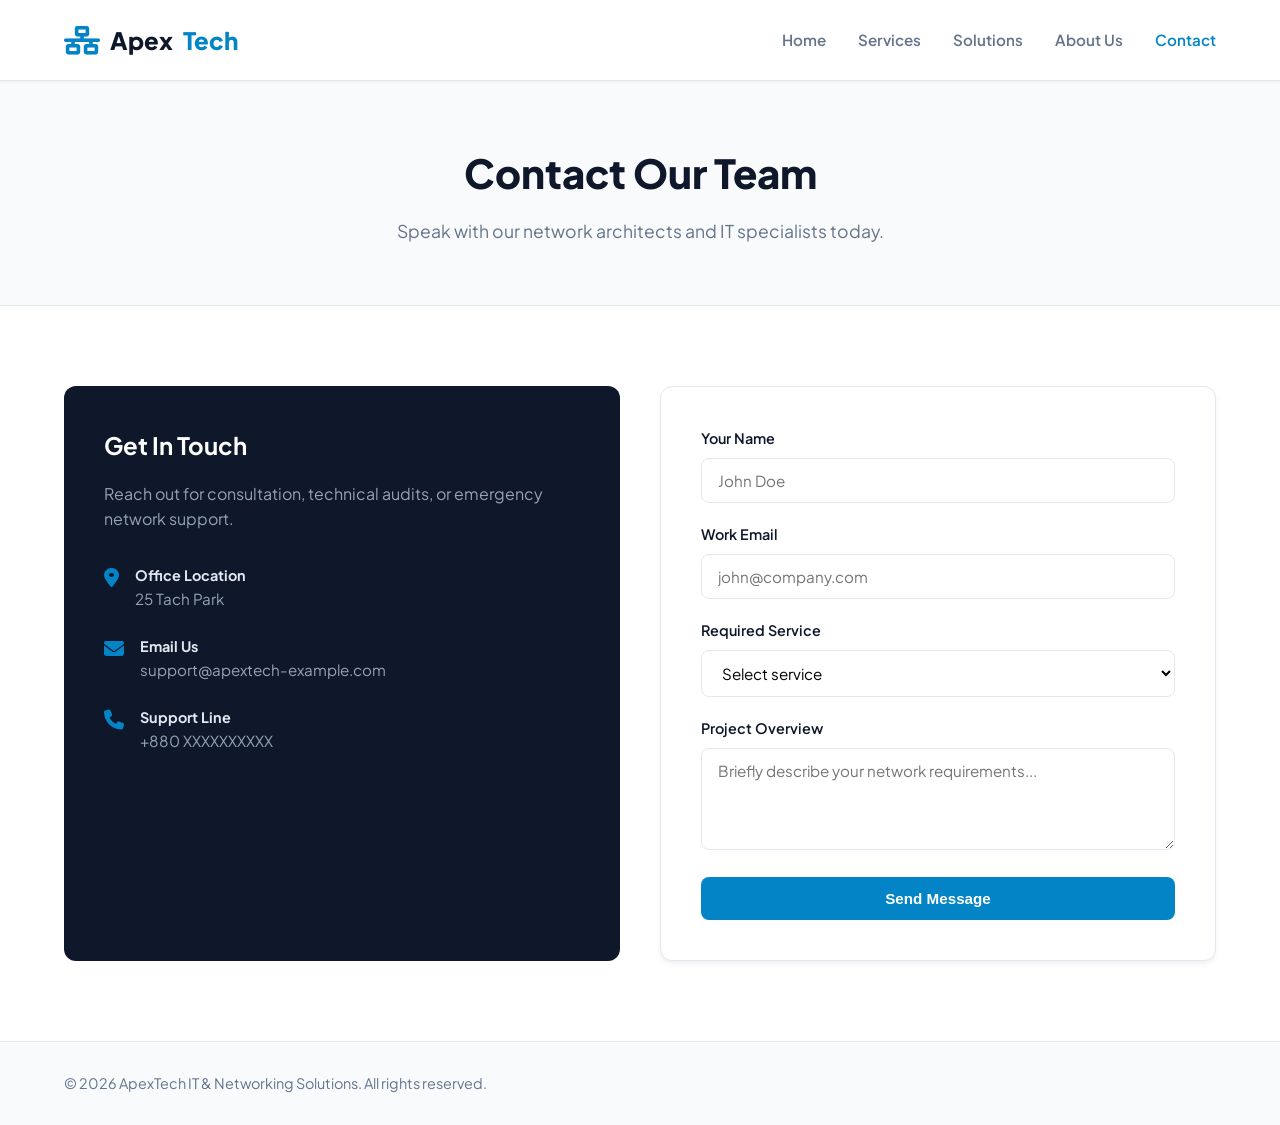
<file: contact.html>
<!DOCTYPE html>
<html lang="en">
<head>
  <meta charset="UTF-8">
  <meta name="viewport" content="width=device-width, initial-scale=1.0">
  <title>Contact Us | ApexTech</title>
  <link rel="stylesheet" href="style.css">
  <link rel="stylesheet" href="https://cdnjs.cloudflare.com/ajax/libs/font-awesome/6.4.0/css/all.min.css">
</head>
<body>

  <nav class="navbar">
    <div class="container nav-container">
      <a href="index.html" class="logo"><i class="fa-solid fa-network-wired"></i> Apex<span>Tech</span></a>
      <ul class="nav-links" id="navLinks">
        <li><a href="index.html">Home</a></li>
        <li><a href="services.html">Services</a></li>
        <li><a href="solutions.html">Solutions</a></li>
        <li><a href="about.html">About Us</a></li>
        <li><a href="contact.html" class="active">Contact</a></li>
      </ul>
      <!--a href="contact.html" class="btn btn-primary nav-btn">Get Started</a-->
      <div class="menu-toggle" id="menuToggle"><i class="fa-solid fa-bars"></i></div>
    </div>
  </nav>

  <header class="page-banner">
    <div class="container">
      <h1>Contact Our Team</h1>
      <p>Speak with our network architects and IT specialists today.</p>
    </div>
  </header>

  <section class="section">
    <div class="container grid-2">

      <div class="info-card">
        <h3>Get In Touch</h3>
        <p>Reach out for consultation, technical audits, or emergency network support.</p>

        <div class="info-item">
          <i class="fa-solid fa-location-dot"></i>
          <div>
            <strong>Office Location</strong>
            <p>25 Tach Park </p>
          </div>
        </div>

        <div class="info-item">
          <i class="fa-solid fa-envelope"></i>
          <div>
            <strong>Email Us</strong>
            <p>support@apextech-example.com</p>
          </div>
        </div>

        <div class="info-item">
          <i class="fa-solid fa-phone"></i>
          <div>
            <strong>Support Line</strong>
            <p>+880 XXXXXXXXXX</p>
          </div>
        </div>
      </div>

      <div class="form-card">
        <form id="contactForm">
          <div class="form-group">
            <label for="name">Your Name</label>
            <input type="text" id="name" placeholder="John Doe" required>
          </div>

          <div class="form-group">
            <label for="email">Work Email</label>
            <input type="email" id="email" placeholder="john@company.com" required>
          </div>

          <div class="form-group">
            <label for="service">Required Service</label>
            <select id="service" required>
              <option value="" disabled selected>Select service</option>
              <option value="network">Network Infrastructure</option>
              <option value="cybersecurity">Cybersecurity Audit</option>
              <option value="cloud">Cloud Migration</option>
            </select>
          </div>

          <div class="form-group">
            <label for="message">Project Overview</label>
            <textarea id="message" rows="4" placeholder="Briefly describe your network requirements..." required></textarea>
          </div>

          <button type="submit" class="btn btn-primary btn-block">Send Message</button>
        </form>
      </div>

    </div>
  </section>

  <footer>
    <div class="container footer-flex">
      <p>&copy; 2026 ApexTech IT & Networking Solutions. All rights reserved.</p>
    </div>
  </footer>

  <script src="script.js"></script>
</body>
</html>
</file>
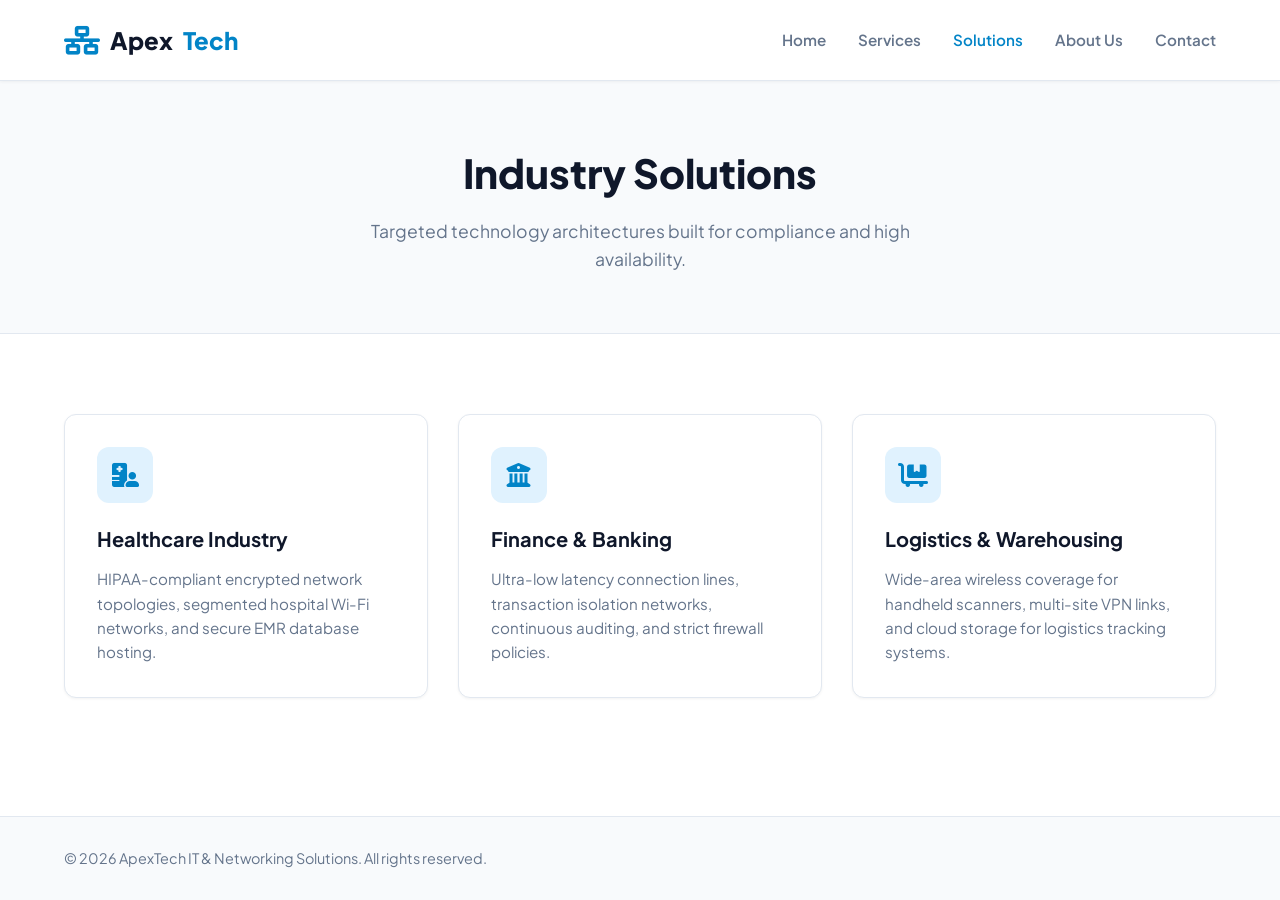
<file: solutions.html>
<!DOCTYPE html>
<html lang="en">
<head>
  <meta charset="UTF-8">
  <meta name="viewport" content="width=device-width, initial-scale=1.0">
  <title>Industry Solutions | ApexTech</title>
  <link rel="stylesheet" href="style.css">
  <link rel="stylesheet" href="https://cdnjs.cloudflare.com/ajax/libs/font-awesome/6.4.0/css/all.min.css">
</head>
<body>

  <nav class="navbar">
    <div class="container nav-container">
      <a href="index.html" class="logo"><i class="fa-solid fa-network-wired"></i> Apex<span>Tech</span></a>
      <ul class="nav-links" id="navLinks">
        <li><a href="index.html">Home</a></li>
        <li><a href="services.html">Services</a></li>
        <li><a href="solutions.html" class="active">Solutions</a></li>
        <li><a href="about.html">About Us</a></li>
        <li><a href="contact.html">Contact</a></li>
      </ul>
      <!--a href="contact.html" class="btn btn-primary nav-btn">Get Started</a-->
      <div class="menu-toggle" id="menuToggle"><i class="fa-solid fa-bars"></i></div>
    </div>
  </nav>

  <header class="page-banner">
    <div class="container">
      <h1>Industry Solutions</h1>
      <p>Targeted technology architectures built for compliance and high availability.</p>
    </div>
  </header>

  <section class="section">
    <div class="container">
      <div class="grid-3">

        <div class="card">
          <div class="icon-box"><i class="fa-solid fa-hospital-user"></i></div>
          <h3>Healthcare Industry</h3>
          <p>HIPAA-compliant encrypted network topologies, segmented hospital Wi-Fi networks, and secure EMR database hosting.</p>
        </div>

        <div class="card">
          <div class="icon-box"><i class="fa-solid fa-building-columns"></i></div>
          <h3>Finance & Banking</h3>
          <p>Ultra-low latency connection lines, transaction isolation networks, continuous auditing, and strict firewall policies.</p>
        </div>

        <div class="card">
          <div class="icon-box"><i class="fa-solid fa-cart-flatbed"></i></div>
          <h3>Logistics & Warehousing</h3>
          <p>Wide-area wireless coverage for handheld scanners, multi-site VPN links, and cloud storage for logistics tracking systems.</p>
        </div>

      </div>
    </div>
  </section>

  <footer>
    <div class="container footer-flex">
      <p>&copy; 2026 ApexTech IT & Networking Solutions. All rights reserved.</p>
    </div>
  </footer>

  <script src="script.js"></script>
</body>
</html>
</file>
<file: style.css>
/* Google Fonts */
@import url('https://fonts.googleapis.com/css2?family=Plus+Jakarta+Sans:wght@300;400;500;600;700;800&display=swap');

:root {
  --primary: #0284c7;
  --primary-dark: #0369a1;
  --primary-light: #e0f2fe;
  --secondary: #0f172a;
  --accent: #2563eb;
  
  --bg-main: #ffffff;
  --bg-subtle: #f8fafc;
  --bg-card: #ffffff;
  
  --text-main: #0f172a;
  --text-muted: #64748b;
  --border-color: #e2e8f0;
  
  --shadow-sm: 0 1px 3px rgba(0,0,0,0.05);
  --shadow-md: 0 4px 6px -1px rgba(0,0,0,0.05), 0 2px 4px -1px rgba(0,0,0,0.03);
  --shadow-lg: 0 10px 25px -5px rgba(0,0,0,0.08), 0 8px 10px -6px rgba(0,0,0,0.03);
}

* {
  margin: 0;
  padding: 0;
  box-sizing: border-box;
}

body {
  font-family: 'Plus Jakarta Sans', sans-serif;
  background-color: var(--bg-main);
  color: var(--text-main);
  line-height: 1.6;
  display: flex;
  flex-direction: column;
  min-height: 100vh;
}

.container {
  max-width: 1200px;
  margin: 0 auto;
  padding: 0 24px;
}

/* Header & Nav */
.navbar {
  background-color: var(--bg-main);
  border-bottom: 1px solid var(--border-color);
  position: sticky;
  top: 0;
  z-index: 1000;
  box-shadow: var(--shadow-sm);
}

.nav-container {
  display: flex;
  justify-content: space-between;
  align-items: center;
  height: 80px;
}

.logo {
  font-size: 1.5rem;
  font-weight: 800;
  color: var(--secondary);
  text-decoration: none;
  display: flex;
  align-items: center;
  gap: 10px;
}

.logo i {
  color: var(--primary);
  font-size: 1.8rem;
}

.logo span {
  color: var(--primary);
}

.nav-links {
  display: flex;
  list-style: none;
  gap: 32px;
}

.nav-links a {
  text-decoration: none;
  color: var(--text-muted);
  font-weight: 600;
  font-size: 0.95rem;
  transition: all 0.2s ease;
}

.nav-links a:hover,
.nav-links a.active {
  color: var(--primary);
}

.menu-toggle {
  display: none;
  font-size: 1.5rem;
  cursor: pointer;
  color: var(--secondary);
}

/* Buttons */
.btn {
  display: inline-flex;
  align-items: center;
  gap: 8px;
  padding: 12px 24px;
  border-radius: 8px;
  font-weight: 600;
  text-decoration: none;
  transition: all 0.2s ease;
  cursor: pointer;
  border: 1px solid transparent;
  font-size: 0.95rem;
}

.btn-primary {
  background-color: var(--primary);
  color: #ffffff;
}

.btn-primary:hover {
  background-color: var(--primary-dark);
  transform: translateY(-1px);
}

.btn-outline {
  background-color: transparent;
  color: var(--secondary);
  border-color: var(--border-color);
}

.btn-outline:hover {
  background-color: var(--bg-subtle);
  border-color: var(--secondary);
}

.btn-block {
  width: 100%;
  justify-content: center;
}

/* Section Header */
.page-banner {
  background-color: var(--bg-subtle);
  border-bottom: 1px solid var(--border-color);
  padding: 60px 0;
  text-align: center;
}

.page-banner h1 {
  font-size: 2.5rem;
  font-weight: 800;
  color: var(--secondary);
  margin-bottom: 12px;
}

.page-banner p {
  color: var(--text-muted);
  font-size: 1.1rem;
  max-width: 600px;
  margin: 0 auto;
}

/* Hero Section */
.hero {
  padding: 80px 0;
  background: linear-gradient(180deg, #f0f9ff 0%, #ffffff 100%);
  border-bottom: 1px solid var(--border-color);
}

.hero-grid {
  display: grid;
  grid-template-columns: 1fr 1fr;
  gap: 40px;
  align-items: center;
}

.hero-text h1 {
  font-size: 3.2rem;
  font-weight: 800;
  line-height: 1.15;
  color: var(--secondary);
  margin-bottom: 20px;
}

.hero-text p {
  font-size: 1.15rem;
  color: var(--text-muted);
  margin-bottom: 32px;
}

.hero-actions {
  display: flex;
  gap: 16px;
}

.hero-img-wrap {
  position: relative;
  border-radius: 16px;
  overflow: hidden;
  box-shadow: var(--shadow-lg);
  border: 1px solid var(--border-color);
}

.hero-img-wrap img {
  width: 100%;
  height: 420px;
  object-fit: cover;
  display: block;
}

.hero-badge {
  position: absolute;
  bottom: 24px;
  left: 24px;
  background: rgba(255, 255, 255, 0.95);
  backdrop-filter: blur(8px);
  padding: 16px 24px;
  border-radius: 12px;
  box-shadow: var(--shadow-md);
  border: 1px solid var(--border-color);
  display: flex;
  align-items: center;
  gap: 16px;
}

.hero-badge i {
  font-size: 2rem;
  color: var(--primary);
}

.hero-badge h4 {
  font-size: 1.2rem;
  color: var(--secondary);
}

.hero-badge p {
  font-size: 0.85rem;
  color: var(--text-muted);
  margin: 0;
}

/* Sections & Layout */
.section {
  padding: 80px 0;
}

.section-alt {
  background-color: var(--bg-subtle);
  border-top: 1px solid var(--border-color);
  border-bottom: 1px solid var(--border-color);
}

.section-head {
  text-align: center;
  max-width: 650px;
  margin: 0 auto 50px auto;
}

.section-head h2 {
  font-size: 2.2rem;
  font-weight: 800;
  color: var(--secondary);
  margin-bottom: 12px;
}

.section-head p {
  color: var(--text-muted);
  font-size: 1.05rem;
}

.grid-3 {
  display: grid;
  grid-template-columns: repeat(auto-fit, minmax(320px, 1fr));
  gap: 30px;
}

.grid-2 {
  display: grid;
  grid-template-columns: 1fr 1fr;
  gap: 40px;
  align-items: center;
}

/* Cards */
.card {
  background-color: var(--bg-card);
  border-radius: 12px;
  border: 1px solid var(--border-color);
  padding: 32px;
  box-shadow: var(--shadow-sm);
  transition: all 0.3s ease;
}

.card:hover {
  transform: translateY(-4px);
  box-shadow: var(--shadow-lg);
  border-color: #cbd5e1;
}

.card-image-header {
  border-radius: 8px;
  overflow: hidden;
  margin-bottom: 20px;
  height: 200px;
}

.card-image-header img {
  width: 100%;
  height: 100%;
  object-fit: cover;
}

.icon-box {
  width: 56px;
  height: 56px;
  background-color: var(--primary-light);
  color: var(--primary);
  border-radius: 12px;
  display: flex;
  align-items: center;
  justify-content: center;
  font-size: 1.5rem;
  margin-bottom: 20px;
}

.card h3 {
  font-size: 1.25rem;
  color: var(--secondary);
  margin-bottom: 12px;
}

.card p {
  color: var(--text-muted);
  font-size: 0.95rem;
}

/* Forms */
.form-card {
  background-color: var(--bg-card);
  border: 1px solid var(--border-color);
  border-radius: 12px;
  padding: 40px;
  box-shadow: var(--shadow-md);
}

.form-group {
  margin-bottom: 20px;
}

.form-group label {
  display: block;
  font-weight: 600;
  margin-bottom: 8px;
  font-size: 0.9rem;
}

.form-group input,
.form-group select,
.form-group textarea {
  width: 100%;
  padding: 12px 16px;
  border: 1px solid var(--border-color);
  border-radius: 8px;
  font-family: inherit;
  font-size: 0.95rem;
  background-color: var(--bg-main);
  transition: border-color 0.2s ease;
}

.form-group input:focus,
.form-group select:focus,
.form-group textarea:focus {
  outline: none;
  border-color: var(--primary);
}

/* Contact Info Box */
.info-card {
  background-color: var(--secondary);
  color: #ffffff;
  padding: 40px;
  border-radius: 12px;
  height: 100%;
}

.info-card h3 {
  color: #ffffff;
  font-size: 1.5rem;
  margin-bottom: 16px;
}

.info-card p {
  color: #94a3b8;
  margin-bottom: 32px;
}

.info-item {
  display: flex;
  gap: 16px;
  margin-bottom: 24px;
}

.info-item i {
  color: var(--primary);
  font-size: 1.25rem;
  margin-top: 4px;
}

.info-item div strong {
  display: block;
  font-size: 0.9rem;
  color: #e2e8f0;
}

.info-item div p {
  margin: 0;
  color: #94a3b8;
  font-size: 0.95rem;
}

/* Footer */
footer {
  margin-top: auto;
  background-color: var(--bg-subtle);
  border-top: 1px solid var(--border-color);
  padding: 30px 0;
}

.footer-flex {
  display: flex;
  justify-content: space-between;
  align-items: center;
}

.footer-flex p {
  color: var(--text-muted);
  font-size: 0.9rem;
}

.socials {
  display: flex;
  gap: 16px;
}

.socials a {
  color: var(--text-muted);
  font-size: 1.1rem;
  transition: color 0.2s;
}

.socials a:hover {
  color: var(--primary);
}

/* Responsive */
@media (max-width: 768px) {
  .hero-grid, .grid-2 {
    grid-template-columns: 1fr;
  }
  
  .nav-links {
    display: none;
    position: absolute;
    top: 80px;
    left: 0;
    width: 100%;
    background-color: var(--bg-main);
    flex-direction: column;
    padding: 24px;
    border-bottom: 1px solid var(--border-color);
    box-shadow: var(--shadow-md);
  }

  .nav-links.active {
    display: flex;
  }

  .menu-toggle {
    display: block;
  }

  .hero-text h1 {
    font-size: 2.2rem;
  }
}
</file>
